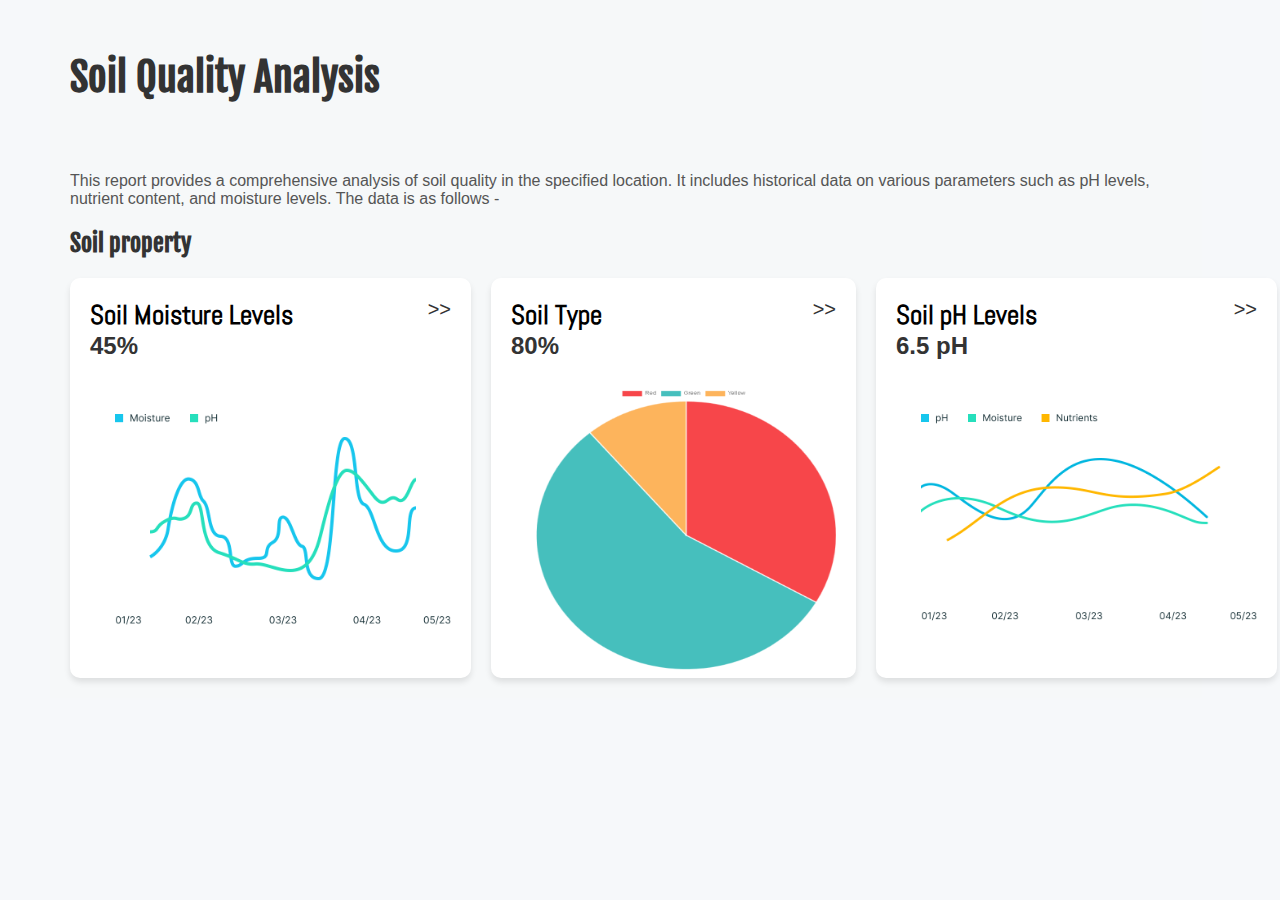
<file: soil.html>
<!DOCTYPE html>
<html lang="en">
<head>
    <meta charset="UTF-8">
    <meta name="viewport" content="width=device-width, initial-scale=1.0">
    <title>Soil Quality Analysis</title>
    <link rel="stylesheet" href="style.css">
    <link rel="preconnect" href="https://fonts.googleapis.com">
<link rel="preconnect" href="https://fonts.gstatic.com" crossorigin>
<link href="https://fonts.googleapis.com/css2?family=Abel&display=swap" rel="stylesheet">
</head>
<body>
    <div class="container">
        <header class="header">
            <h1>Soil Quality Analysis</h1>
        </header>
        <p class="description">
            This report provides a comprehensive analysis of soil quality in the specified location. It includes historical data on various parameters such as pH levels, nutrient content, and moisture levels. The data is as follows -
        </p>
        <section class="soil-properties" style="margin-top: 10px;">
            <h2 style="margin-bottom: 20px;">Soil property</h2>
            <div class="cards">
                <div class="card">
                    <h3 class="card-h3">Soil Moisture Levels</h3>
                    <p>45%</p>
                    <img src="image.png" alt="">
                    <span class="arrow-icon">&gt;&gt;</span>
                </div>
                <div class="card">
                    <h3 class="card-h3">Soil Type</h3>
                    <p>80%</p>
                    <img style="position: relative;top: -20px  ; width: 300px;height: 330px;" src="pichart.png" alt="">
                    <span class="arrow-icon">&gt;&gt;</span>
                </div>
                <div class="card">
                    <h3 class="card-h3">Soil pH Levels</h3>
                    <p>6.5 pH</p>
                    <img src="image (2).png" alt="">
                    <span class="arrow-icon">&gt;&gt;</span>
                </div>
            </div>
        </section>
    </div>
</body>
</html>


<style>
    /* General reset */
* {
    margin: 0;
    padding: 0;
    box-sizing: border-box;
    font-family: Arial, sans-serif;
}

body, html {
    height: 100%;
    background-color: #f6f8fa;
}

/* Container for the entire content */
.container {
    width: 90%; 
    padding: 20px;
    margin-left: 50px;
}

/* Header styles */
.header {
    display: flex;
    align-items: center;
    margin-bottom: 20px;
}
.header h1
{
    font-family: Fjalla One;
    font-size: 40px;
    font-weight: 600;
}
.back-icon {
    font-size: 24px;
    font-weight: bold;
    margin-right: 10px;
    cursor: pointer;
}

h1 {
    font-family: 'Fjalla One', sans-serif;
    font-size: 32px;
    color: #333;
}

/* Paragraph description below the title */
.description {
    font-size: 16px;
    color: #555;
    margin-bottom: 20px;
}

/* Section heading */
.soil-properties h2 {
    font-size: 24px;
    margin-bottom: 10px;
    font-family: 'Fjalla One', sans-serif;
}

/* Cards container */
.cards {
    display: flex;
    justify-content: space-between;
    gap: 20px;
}

/* Individual card styles */
.card {
    background-color: #fff;
    border-radius: 10px;
    padding: 20px;
    flex: 1;
    height: 25rem;
    text-align: left;
    box-shadow: 0 4px 6px rgba(0, 0, 0, 0.1);
    position: relative;
}
.card:hover
{
    box-shadow: 0 0 20px rgb(63, 200, 29)
}
.card img
{
    width: 21rem;
    padding-top: 50px;
    margin-left: 25px;
}

.card-h3
{
    font-size: 27px;
    font-family: Abel;
}
.card p {
    font-size: 24px;
    font-weight: bold;
    color: #333;
}

/* Arrow icon inside the card */
.arrow-icon {
    position: absolute;
    top: 20px;
    right: 20px;
    font-size: 20px;
    color: #333;
}

/* Media queries for responsiveness */
@media (max-width: 768px) {
    .cards {
        flex-direction: column;
        gap: 15px;
    }
}

</style>
</file>
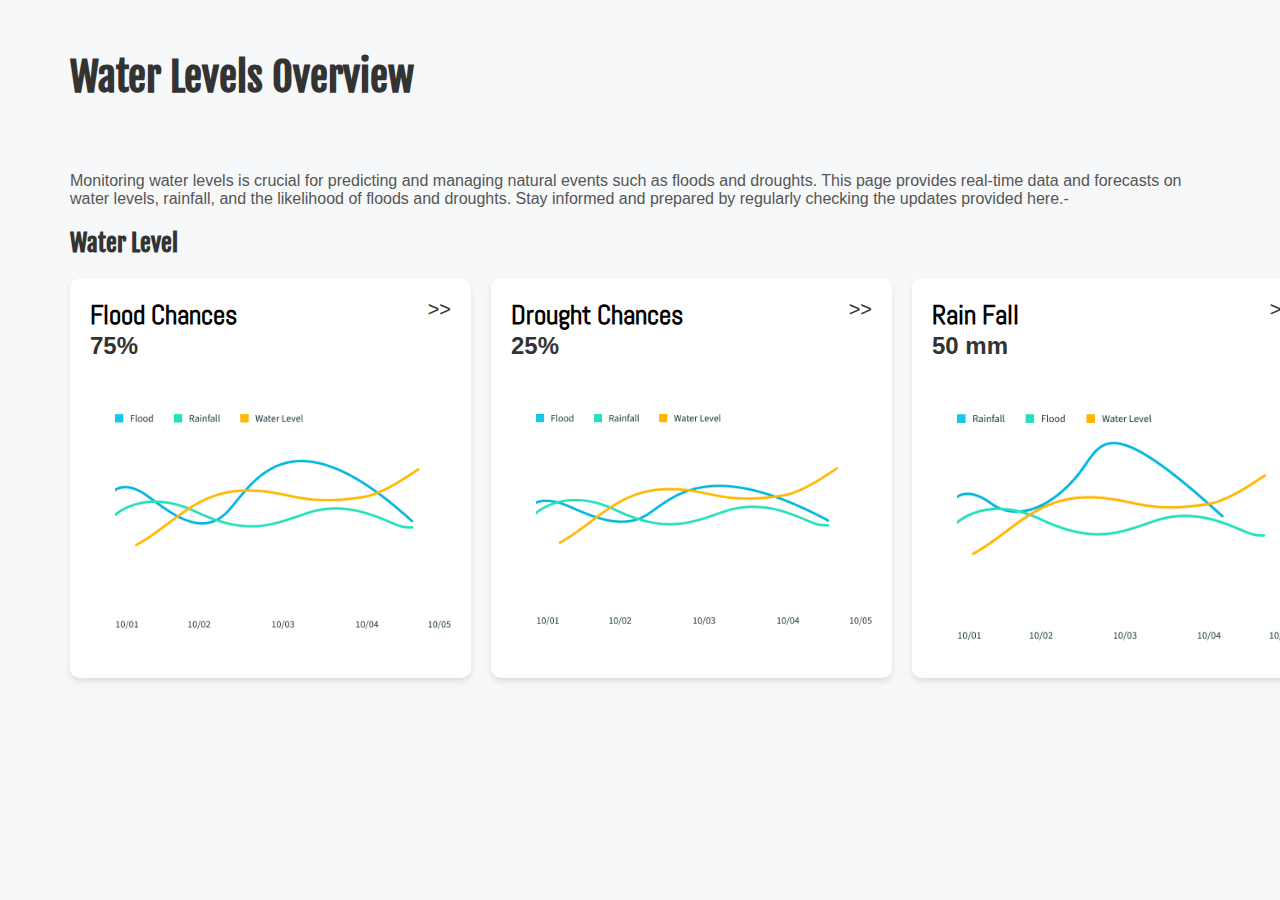
<file: water.html>
<!DOCTYPE html>
<html lang="en">
<head>
    <meta charset="UTF-8">
    <meta name="viewport" content="width=device-width, initial-scale=1.0">
    <title>Water Levels Overview</title>
    <link rel="stylesheet" href="style.css">
    <link rel="preconnect" href="https://fonts.googleapis.com">
<link rel="preconnect" href="https://fonts.gstatic.com" crossorigin>
<link href="https://fonts.googleapis.com/css2?family=Abel&display=swap" rel="stylesheet">
</head>
<body>
    <div class="container">
        <header class="header">
            <h1>Water Levels Overview</h1>
        </header>
        <p class="description">
            Monitoring water levels is crucial for predicting and managing natural events such as floods and droughts. This page provides real-time data and forecasts on water levels, rainfall, and the likelihood of floods and droughts. Stay informed and prepared by regularly checking the updates provided here.-
        </p>
        <section class="soil-properties" style="margin-top: 10px;">
            <h2 style="margin-bottom: 20px;">Water Level</h2>
            <div class="cards">
                <div class="card">
                    <h3 class="card-h3">Flood Chances</h3>
                    <p>75%</p>
                    <img src="wgraph1.png" alt="">
                    <span class="arrow-icon">&gt;&gt;</span>
                </div>
                <div class="card">
                    <h3 class="card-h3">Drought Chances</h3>
                    <p>25%</p>
                    <img src="wgraph2.png" alt="">
                    <span class="arrow-icon">&gt;&gt;</span>
                </div>
                <div class="card">
                    <h3 class="card-h3">Rain Fall</h3>
                    <p>50 mm</p>
                    <img src="wgraph3.png" alt="">
                    <span class="arrow-icon">&gt;&gt;</span>
                </div>
            </div>
        </section>
    </div>
</body>
</html>


<style>
    /* General reset */
* {
    margin: 0;
    padding: 0;
    box-sizing: border-box;
    font-family: Arial, sans-serif;
}

body, html {
    height: 100%;
    background-color: #f6f8fa;
}

/* Container for the entire content */
.container {
    width: 90%; 
    padding: 20px;
    margin-left: 50px;
}

/* Header styles */
.header {
    display: flex;
    align-items: center;
    margin-bottom: 20px;
}
.header h1
{
    font-family: Fjalla One;
    font-size: 40px;
    font-weight: 600;
}
.back-icon {
    font-size: 24px;
    font-weight: bold;
    margin-right: 10px;
    cursor: pointer;
}

h1 {
    font-family: 'Fjalla One', sans-serif;
    font-size: 32px;
    color: #333;
}

/* Paragraph description below the title */
.description {
    font-size: 16px;
    color: #555;
    margin-bottom: 20px;
}

/* Section heading */
.soil-properties h2 {
    font-size: 24px;
    margin-bottom: 10px;
    font-family: 'Fjalla One', sans-serif;
}

/* Cards container */
.cards {
    display: flex;
    justify-content: space-between;
    gap: 20px;
}
.card-h3
{
    font-size: 27px;
    font-family: Abel;
}
/* Individual card styles */
.card {
    background-color: #fff;
    border-radius: 10px;
    padding: 20px;
    flex: 1;
    height: 25rem;
    text-align: left;
    box-shadow: 0 4px 6px rgba(0, 0, 0, 0.1);
    position: relative;
}
.card:hover
{
    box-shadow: 0 0 20px rgb(63, 200, 29)
}
.card img
{
    width: 21rem;
    padding-top: 50px;
    margin-left: 25px;
}
}
.card h3 {
    font-size: 30px;
    color: #333;
    margin-bottom: 10px;
    font-family: 
    Abel;
}

.card p {
    font-size: 24px;
    font-weight: bold;
    color: #333;
}

/* Arrow icon inside the card */
.arrow-icon {
    position: absolute;
    top: 20px;
    right: 20px;
    font-size: 20px;
    color: #333;
}

/* Media queries for responsiveness */
@media (max-width: 768px) {
    .cards {
        flex-direction: column;
        gap: 15px;
    }
}

</style>
</file>
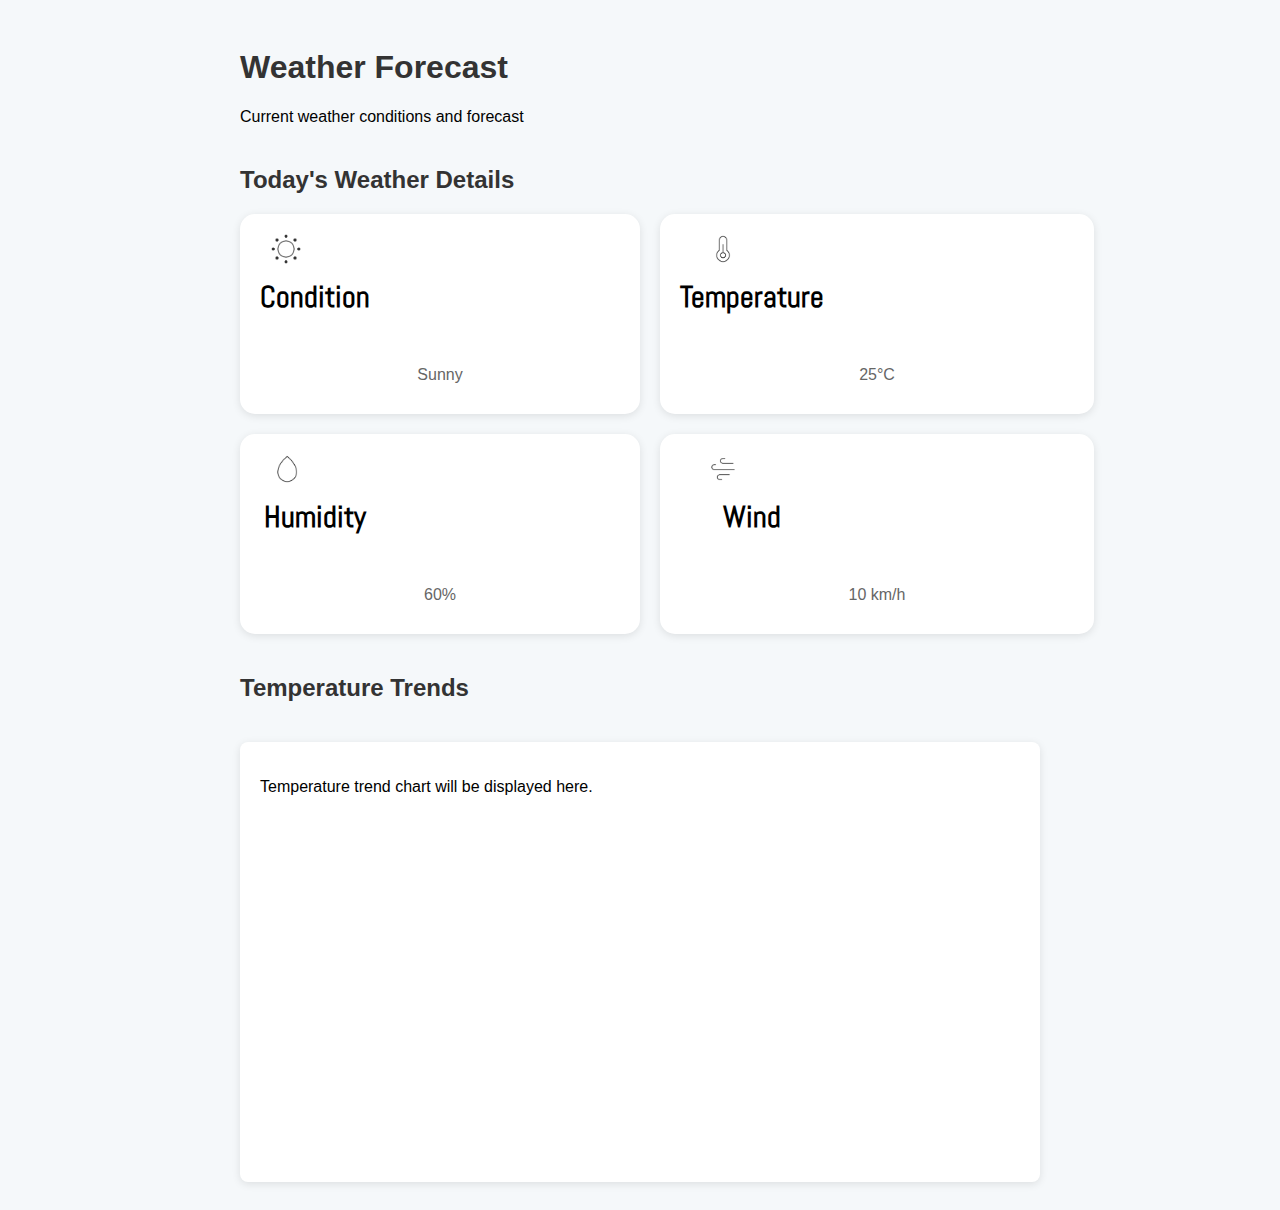
<file: weather.html>
<!DOCTYPE html>
<html lang="en">
<head>
    <meta charset="UTF-8">
    <meta name="viewport" content="width=device-width, initial-scale=1.0">
    <title>Weather Forecast</title>
    <link rel="preconnect" href="https://fonts.googleapis.com">
<link rel="preconnect" href="https://fonts.gstatic.com" crossorigin>
<link href="https://fonts.googleapis.com/css2?family=Abel&display=swap" rel="stylesheet">
    <style>
        body {
            font-family: Arial, sans-serif;
            background-color: #f5f8fa;
            padding: 20px;
        }

        .container {
            max-width: 800px;
            margin: 0 auto;
        }
        h3
        {
            font-family: Abel;
            font-size: 30px;
            padding-right: 250px;
            padding-top: -20px;
            position: relative;
            top: -20px;
        }
        h1, h2 {
            text-align: left;
            color: #333;
        }

        h1 {
            font-size: 2em;
        }

        h2 {
            font-size: 1.5em;
            margin-top: 40px;
        }

        .weather-details {
            display: grid;
            grid-template-columns: repeat(2, 1fr);
            gap: 20px;
        }

        .detail-box {
            background: #ffffff;
            border-radius: 15px;
            padding: 20px;
            text-align: center;
            box-shadow: 0 2px 8px rgba(0, 0, 0, 0.1);
            height: 10rem;
        }
        .detail-box:hover
        {
            box-shadow: 0 0 20px rgb(63, 200, 29)
        }
        .detail-box img
        {
            padding-right: 308px;
            width: 30px;
            height: 30px;
        }

        .detail-box p {
            font-size: 1em;
            margin: 0;
            color: #666;
        }

        .trend-section {
            margin-top: 40px;
            background: #ffffff;
            border-radius: 8px;
            padding: 20px;
            box-shadow: 0 2px 8px rgba(0, 0, 0, 0.1);
            height: 25rem;
        }
    </style>
</head>
<body>
    <div class="container">
        <h1>Weather Forecast</h1>
        <p>Current weather conditions and forecast</p>
        
        <h2>Today's Weather Details</h2>
        <div class="weather-details">
            <div class="detail-box">
                <img src="condition.png" alt="">
                <h3>Condition</h3>
                <p>Sunny</p>
            </div>
            <div class="detail-box">
                <img src="temp.png" alt="">
                <h3>Temperature</h3>
                <p>25°C</p>
            </div>
            <div class="detail-box">
                <img src="drop].png" alt="">
                <h3>Humidity</h3>
                <p>60%</p>
            </div>
            <div class="detail-box">
                <img src="wind.png" alt="">
                <h3>Wind</h3>
                <p>10 km/h</p>
            </div>
        </div>

        <h2>Temperature Trends</h2>
        <div class="trend-section">
            <!-- Placeholder for temperature trend chart -->
            <p>Temperature trend chart will be displayed here.</p>
        </div>
    </div>
</body>
</html>
</file>
<file: style.css>
@import url('https://fonts.googleapis.com/css2?family=Pacifico&display=swap');

@import url('https://fonts.googleapis.com/css2?family=Abel&family=Arvo:ital,wght@0,400;0,700;1,400;1,700&family=Bebas+Neue&family=Comfortaa:wght@300..700&family=Fjalla+One&family=Lobster&display=swap');
* {
  margin: 0;
  padding: 0;
  box-sizing: border-box;
  font-family: Arial, sans-serif;
}
/*Home*/
h2{
  font-family: Fjalla One;
}
body, html {
  height: 100%;
}
.avatar{
  height: 50px;
  width:50px;
  left: 1rem;
  position: fixed;
  top: 1rem;
  border-radius: 50%;
  background-color: #fff;
  color:rgb(63, 200, 29, 0.927); ;
}
.avatar i{
  padding: 11px;
  font-size: 30px;
}
.home {
  position: relative;
  width: 100%;
  height: 50vh;
  display: flex;
  flex-direction: column;
  justify-content: center;
  align-items: center;
}
.background {
  position: relative; /* Create a positioning context */
  height: 52%;
  display: flex;
  align-items: center;
  justify-content: center;
  background-blend-mode: overlay;
}

.background::before {
  content: ""; /* Create a pseudo-element */
  position: absolute; /* Position it to cover the entire background */
  top: 0;
  left: 0;
  width: 100%;
  height: 100%;
  background-image: url('bg.jpg'); /* Set the same background image */
  background-size: cover; /* Ensure it covers the entire area */
  background-position: center; /* Center the background image */
  filter: brightness(50%); /* Lower brightness to 50% */
  z-index: -1; /* Ensure it stays behind the content */
}
.content {
  text-align: center;
  padding: 40px;
  border-radius: 10px;
}
h1 {
  color: #fff;
  font-size: 80px;
  font-weight: 100;
  margin-bottom: 50px;
  margin-top: 2rem;
  font-family: Pacifico;
}

.search-bar {
  display: flex;
  justify-content: center;
  align-items: center;
  width: 100%;
  margin-top: -15px;
  padding: 15px 20px;
  background-color: #fff;
  border-radius: 50px;
  box-shadow: 0 2px 5px rgba(0, 0, 0, 0.2);
  max-width: 800px;
  margin-bottom: 40px ;
  margin-left: 40px;
}
.search-bar i {
  color: #888;
  font-size: 21px;
}

.search-bar .fa-location-dot {
  margin-right: 10px;
}

.search-bar .fa-angle-down {
  margin-left: 164px;
  margin-right: 10px;
}


.separator {
  font-size: 24px;
  color: #888;
  margin-left: 10px;
  margin-right: 10px;
}

.search-bar button {
  background: none;
  border: none;
  margin-left: 10px;
  cursor: pointer;
}

.search-bar button i {
  font-size: 21px;
  color: #888;
}

.search-bar input {
  width: 100%;
  border: none;
  outline: none;
  font-size: 16px;
  padding: 10px;
  color: #888;
  background: transparent;
  height: 25px;
}

.search-bar input::placeholder {
  color: #888;
  font-size: 16px;
}
.filter-buttons {
  display: flex;
  justify-content: center;
  margin-bottom: 20px;
  margin-top: 20px;
}
.filter-buttons input{
  width: 20px;
  height: 20px;
}
.filter-buttons button {
  background-color: #f5f5f5;
  border: none;
  padding: 10px 20px;
  margin: 0 10px;
  border-radius: 10px;
  cursor: pointer;
  font-size: 16px;
}
.filter-buttons label
{
  top: -2px;
  position: relative;
}
.filter-buttons button:hover {
  background-color: #ddd;
}

.know-land-button {
  background-color: black;
  color: white;
  padding: 15px 40px;
  border: none;
  border-radius: 15px;
  font-size: 18px;
  cursor: pointer;
  width: 30rem;
  transition: all 0.4s ease;
}

.know-land-button:hover {
  background-color: rgba(63, 200, 29, 0.927);
}

.container {
  width: 100%;
  margin: 0 auto;
  padding-top: 100px;
  margin-left: 0;
  background-color: #F6F8F9;
  padding-bottom: 10px;
}
.container1
{
  width: 100%;
  margin-left: 0;
  background-color: #F6F8F9;
  
  padding-bottom: 20px;
}
h2 {
  font-size: 24px;
  color: #333;
}

.analysis, .reports {
  margin-bottom: 40px;
  margin-left: 350px;
  width: 48%;
}
.report-item a{
  text-decoration: none;
  color: #000;
}
.reports h2
{
  margin-bottom: 20px;
}
.analysis-options {
  display: flex;
  gap: 20px;
  margin-top: 20px;
}

.analysis-item {
  text-align: center;
  padding: 20px;
  background-color: white;
  border-radius: 10px;
  box-shadow: 0 4px 6px rgba(0, 0, 0, 0.1);
  cursor: pointer;
  margin-left: 25px;
}
.analysis-item:hover
{
  box-shadow: 0 0 20px rgb(63, 200, 29)
}
.analysis-item img
{
  width: 100px;
  height: 90px;
  color: #ccc;
  
}

.analysis-item p {
  font-size: 18px;
  font-weight: bold;
  margin-top: 10px;
}
.analysis-item span
{
  position: relative;
  top: 10px;
}
.reports .report-item {
    display: flex;
  align-items: center;
  background-color: white;
  padding: 15px;
  border-radius: 8px;
  margin-bottom: 10px;
  box-shadow: 0 4px 6px rgba(0, 0, 0, 0.1);
  margin-left: 25px;
  font-family: 'Abel';
  padding-left: -50px;
}
.round-img
{
  width: 40px;
  height: 40px;
  border-radius: 50%;
}
.report-item:hover
{
  box-shadow: 0 0 20px rgb(63, 200, 29)
}
.report-item p
{
  font-size: 25px;
  margin-left: 25px;
  margin-right: 5rem;
  font-family: Abel;
}
.view-btn {
  background-color: #e0e0e0;
  border: none;
  border-radius: 5px;
  padding: 8px 12px;
  cursor: pointer;
  margin-left: 19rem;
}

.view-btn:hover {
  background-color: #ccc;
}

.subheading {
  font-size: 14px;
  color: #888;
  margin-bottom: 20px;
  margin-top: 10px;
}

.crop-list {
  display: flex;
  flex-direction: column;
  gap: 15px;
}

.crop-item {
  display: flex;
  align-items: center;
  background-color: white;
  padding: 15px;
  border-radius: 10px;
  box-shadow: 0 4px 6px rgba(0, 0, 0, 0.1);
  border: 1px solid #eee;
  margin-left: 20px;
  width: 61%;
}
.crop-item:hover
{
  box-shadow: 0 0 20px rgb(63, 200, 29)
}
.crop-item a
{
  
  text-decoration: none;
}
.crop-icon {
  width: 40px;
  height: 40px;
  background-color: #eee;
  border-radius: 50%;
  margin-right: 20px;
}
.crop-recommendation
{
  margin-left: 22rem;
}
.crop-item p {
  font-size: 18px;
  font-weight: bold;
  color: #333;
  
}
.all
{
  accent-color: green;
}
.round
{
  height: 40px;
  width: 40px;
  border-radius: 50%;
  background-color: #eee;
}
#All
{
  accent-color: green;
}
</file>
